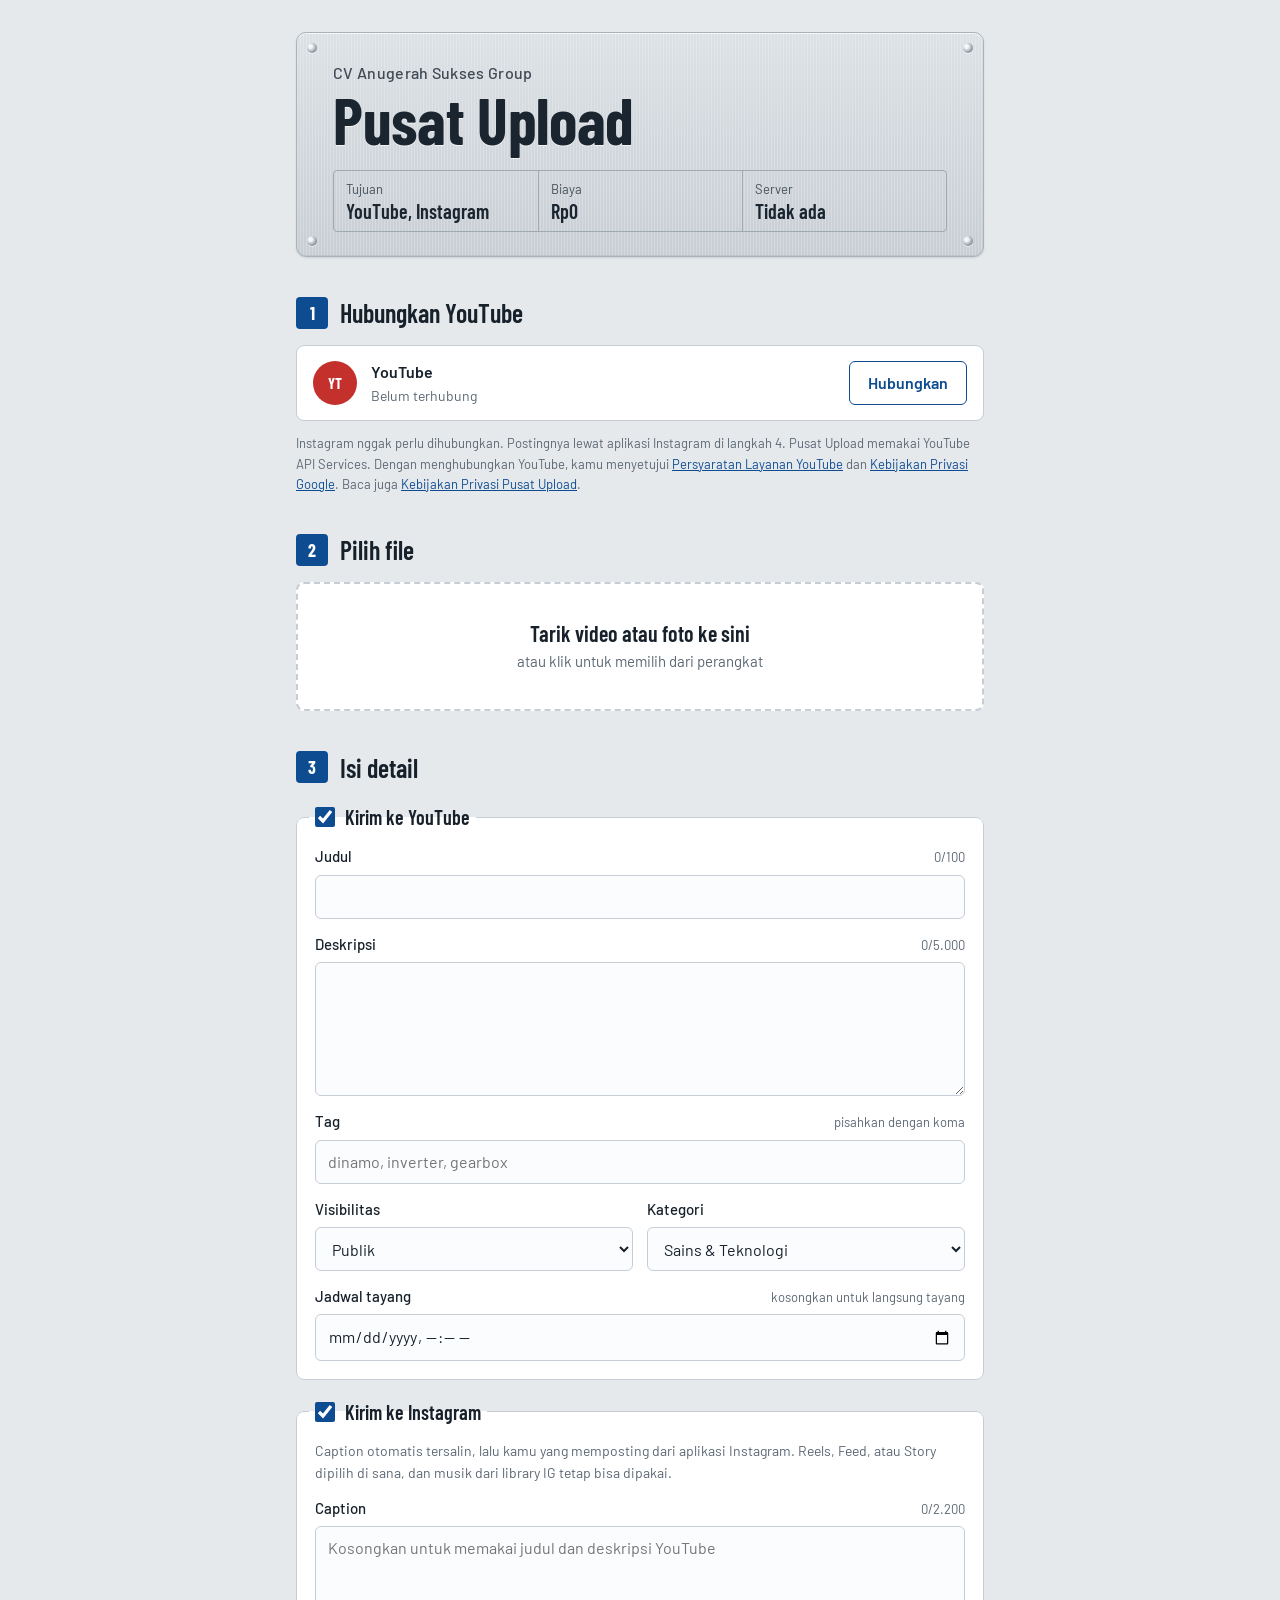
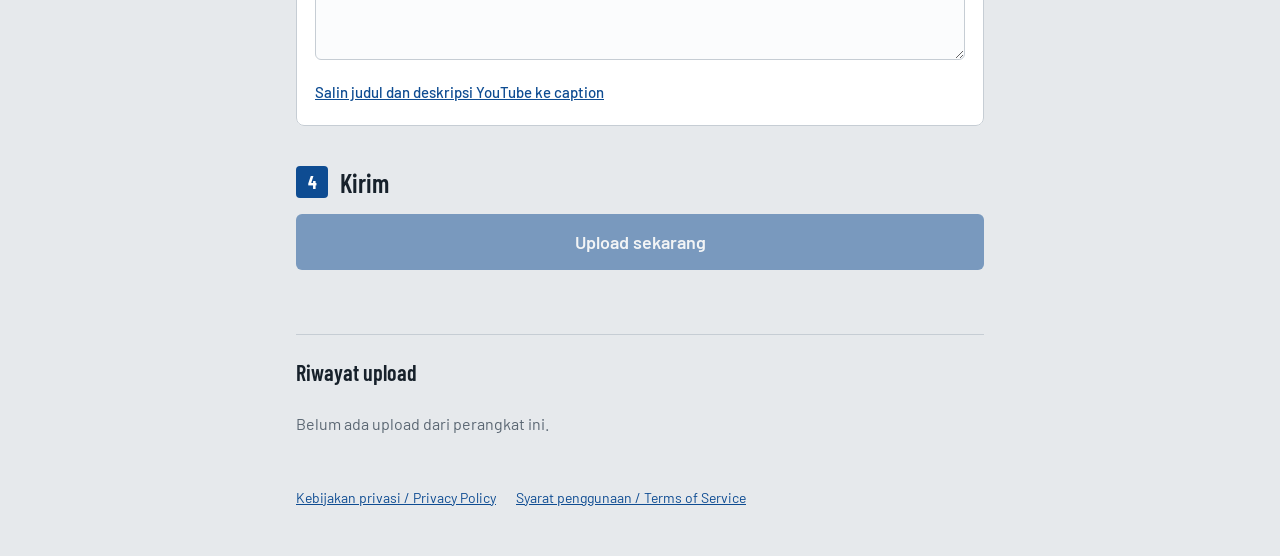
<file: index.html>
<!doctype html>
<html lang="id">
<head>
<meta charset="utf-8">
<meta name="viewport" content="width=device-width, initial-scale=1">
<title>Pusat Upload</title>
<meta name="description" content="Upload video dan foto ke YouTube dan Instagram sekaligus, tanpa biaya.">
<link rel="preconnect" href="https://fonts.googleapis.com">
<link rel="preconnect" href="https://fonts.gstatic.com" crossorigin>
<link href="https://fonts.googleapis.com/css2?family=Barlow:wght@400;500;600&family=Barlow+Condensed:wght@500;600;700&display=swap" rel="stylesheet">
<link rel="stylesheet" href="style.css">
<script src="config.js"></script>
<script src="https://accounts.google.com/gsi/client" async defer></script>
<script src="app.js" defer></script>
</head>
<body>
<main class="wrap">

  <header class="plate">
    <span class="rivet" aria-hidden="true"></span><span class="rivet" aria-hidden="true"></span>
    <span class="rivet" aria-hidden="true"></span><span class="rivet" aria-hidden="true"></span>
    <p class="plate-maker">CV Anugerah Sukses Group</p>
    <h1>Pusat Upload</h1>
    <dl class="plate-spec">
      <div><dt>Tujuan</dt><dd>YouTube, Instagram</dd></div>
      <div><dt>Biaya</dt><dd>Rp0</dd></div>
      <div><dt>Server</dt><dd>Tidak ada</dd></div>
    </dl>
  </header>

  <p class="notice" id="setupNotice" role="status" hidden></p>

  <section class="step lockable" aria-labelledby="s1">
    <h2 id="s1"><span class="num" aria-hidden="true">1</span>Hubungkan YouTube</h2>
    <div class="accounts">
      <div class="acct" id="acctYt">
        <img class="avatar" id="ytAvatar" alt="" hidden>
        <span class="avatar-fallback yt" id="ytAvatarFallback" aria-hidden="true">YT</span>
        <div class="acct-body">
          <p class="acct-name" id="ytName">YouTube</p>
          <p class="acct-status" id="ytStatus">Belum terhubung</p>
        </div>
        <button type="button" class="btn ghost" id="ytConnect">Hubungkan</button>
      </div>
    </div>
    <p class="fine">Instagram nggak perlu dihubungkan. Postingnya lewat aplikasi Instagram di langkah 4. Pusat Upload memakai YouTube API Services. Dengan menghubungkan YouTube, kamu menyetujui <a href="https://www.youtube.com/t/terms" target="_blank" rel="noopener">Persyaratan Layanan YouTube</a> dan <a href="http://www.google.com/policies/privacy" target="_blank" rel="noopener">Kebijakan Privasi Google</a>. Baca juga <a href="privacy.html">Kebijakan Privasi Pusat Upload</a>.</p>
  </section>

  <section class="step lockable" aria-labelledby="s2">
    <h2 id="s2"><span class="num" aria-hidden="true">2</span>Pilih file</h2>
    <label class="drop" id="drop">
      <input type="file" id="file" accept="video/*,image/jpeg,image/png,image/webp">
      <span class="drop-main">Tarik video atau foto ke sini</span>
      <span class="drop-sub">atau klik untuk memilih dari perangkat</span>
    </label>
    <p class="field-error" id="fileError" role="alert" hidden></p>
    <div class="preview" id="preview" hidden>
      <div class="media" id="media"></div>
      <div class="fileinfo">
        <p class="file-name" id="fileName"></p>
        <p class="file-meta" id="fileMeta"></p>
        <button type="button" class="btn ghost small" id="fileChange">Ganti file</button>
      </div>
    </div>
  </section>

  <section class="step lockable" aria-labelledby="s3">
    <h2 id="s3"><span class="num" aria-hidden="true">3</span>Isi detail</h2>

    <fieldset class="dest" id="ytBox">
      <legend><label class="toggle"><input type="checkbox" id="ytOn" checked> Kirim ke YouTube</label></legend>
      <p class="dest-note" id="ytNote" hidden></p>
      <div class="dest-body">
        <label class="field">
          <span class="label">Judul <span class="count" id="ytTitleCount">0/100</span></span>
          <input type="text" id="ytTitle" maxlength="100" autocomplete="off">
        </label>
        <label class="field">
          <span class="label">Deskripsi <span class="count" id="ytDescCount">0/5.000</span></span>
          <textarea id="ytDesc" rows="5" maxlength="5000"></textarea>
        </label>
        <label class="field">
          <span class="label">Tag <span class="help">pisahkan dengan koma</span></span>
          <input type="text" id="ytTags" placeholder="dinamo, inverter, gearbox" autocomplete="off">
        </label>
        <div class="row">
          <label class="field">
            <span class="label">Visibilitas</span>
            <select id="ytPrivacy">
              <option value="public">Publik</option>
              <option value="unlisted">Tidak publik (hanya yang punya link)</option>
              <option value="private">Privat</option>
            </select>
          </label>
          <label class="field">
            <span class="label">Kategori</span>
            <select id="ytCategory">
              <option value="28">Sains &amp; Teknologi</option>
              <option value="2">Otomotif</option>
              <option value="26">Gaya &amp; Tutorial</option>
              <option value="27">Pendidikan</option>
              <option value="22">Orang &amp; Blog</option>
            </select>
          </label>
        </div>
        <label class="field">
          <span class="label">Jadwal tayang <span class="help">kosongkan untuk langsung tayang</span></span>
          <input type="datetime-local" id="ytSchedule">
        </label>
      </div>
    </fieldset>

    <fieldset class="dest" id="igBox">
      <legend><label class="toggle"><input type="checkbox" id="igOn" checked> Kirim ke Instagram</label></legend>
      <div class="dest-body">
        <p class="dest-note flush">Caption otomatis tersalin, lalu kamu yang memposting dari aplikasi Instagram. Reels, Feed, atau Story dipilih di sana, dan musik dari library IG tetap bisa dipakai.</p>
        <label class="field" id="igCaptionWrap">
          <span class="label">Caption <span class="count" id="igCapCount">0/2.200</span></span>
          <textarea id="igCaption" rows="5" maxlength="2200" placeholder="Kosongkan untuk memakai judul dan deskripsi YouTube"></textarea>
        </label>
        <button type="button" class="link-btn" id="copyFromYt">Salin judul dan deskripsi YouTube ke caption</button>
      </div>
    </fieldset>
  </section>

  <section class="step" aria-labelledby="s4">
    <h2 id="s4"><span class="num" aria-hidden="true">4</span>Kirim</h2>
    <p class="hint" id="hint" role="alert" hidden></p>
    <button type="button" class="btn primary" id="send" disabled>Upload sekarang</button>
    <ul class="jobs" id="jobs" aria-live="polite"></ul>
  </section>

  <section class="history" aria-labelledby="hTitle">
    <h2 id="hTitle">Riwayat upload</h2>
    <ul id="history"></ul>
  </section>

  <footer class="foot">
    <a href="privacy.html">Kebijakan privasi / Privacy Policy</a>
    <a href="terms.html">Syarat penggunaan / Terms of Service</a>
  </footer>
</main>
</body>
</html>
</file>
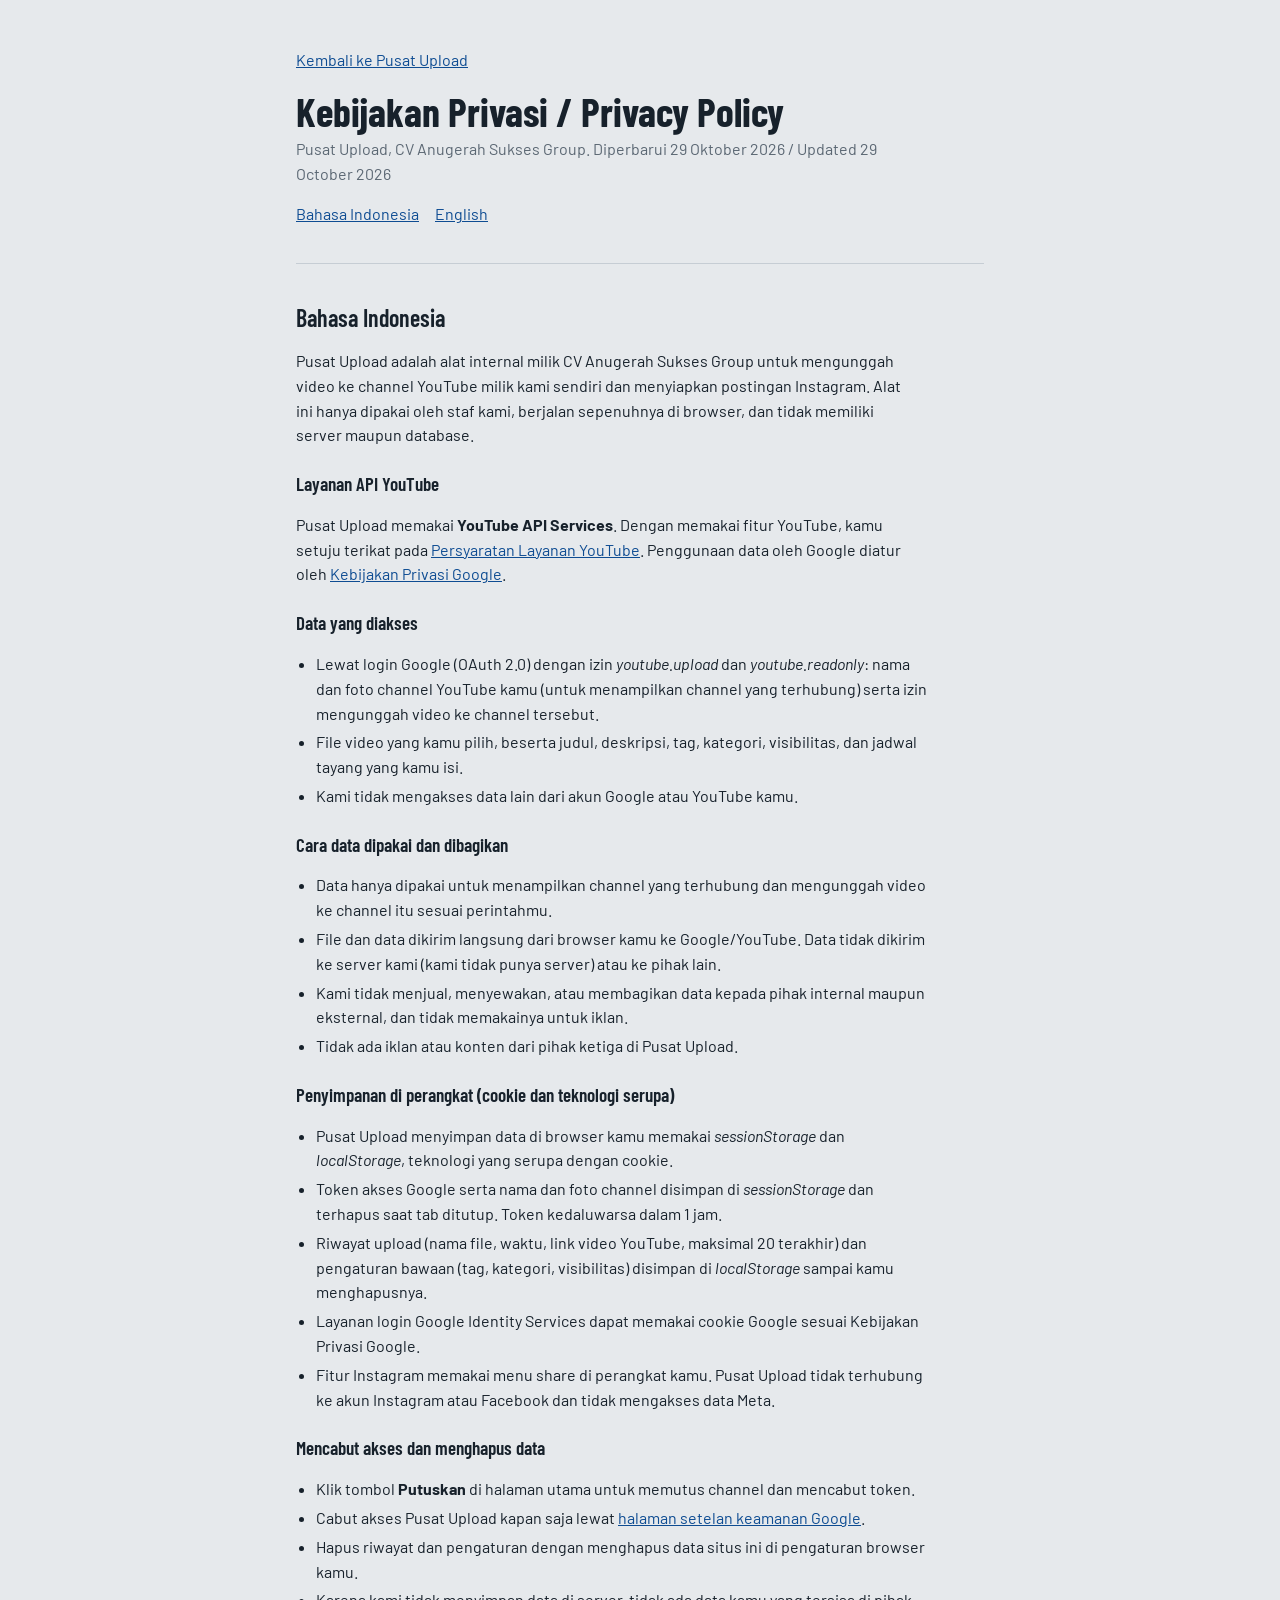
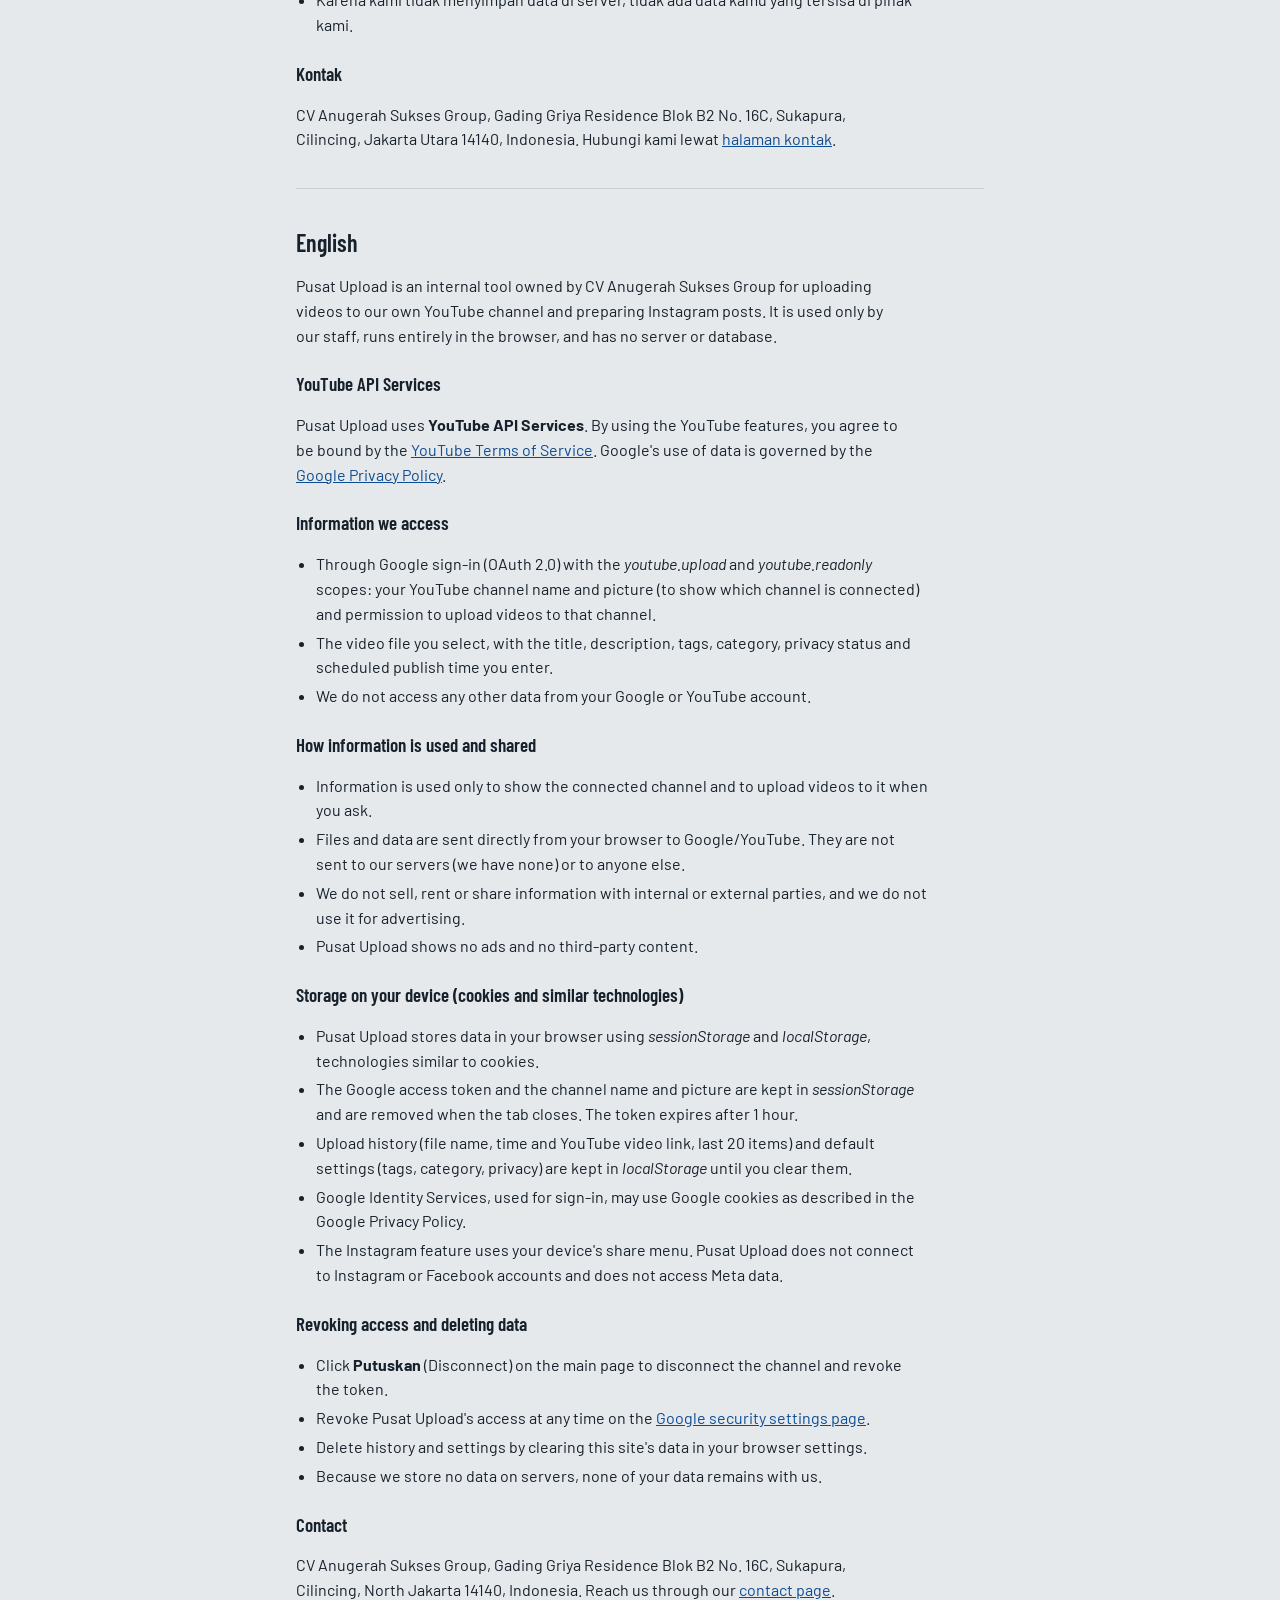
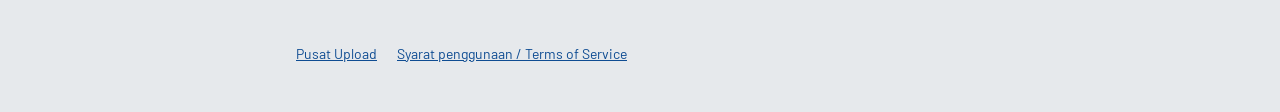
<file: privacy.html>
<!doctype html>
<html lang="id">
<head>
<meta charset="utf-8">
<meta name="viewport" content="width=device-width, initial-scale=1">
<title>Kebijakan Privasi / Privacy Policy</title>
<link rel="preconnect" href="https://fonts.googleapis.com">
<link rel="preconnect" href="https://fonts.gstatic.com" crossorigin>
<link href="https://fonts.googleapis.com/css2?family=Barlow:wght@400;500;600&family=Barlow+Condensed:wght@500;600;700&display=swap" rel="stylesheet">
<link rel="stylesheet" href="style.css">
<style>
  .doc h1 { font: 700 40px/1.1 var(--font-cond); margin: 8px 0 4px; }
  .doc h2 { font: 600 24px/1.2 var(--font-cond); margin: 32px 0 8px; }
  .doc h3 { font: 600 19px/1.3 var(--font-cond); margin: 24px 0 6px; }
  .doc p, .doc li { max-width: 68ch; }
  .doc ul { padding-left: 20px; }
  .doc li + li { margin-top: 4px; }
  .doc .updated { color: var(--muted); margin: 0; }
  .doc .langs { display: flex; gap: 16px; margin: 16px 0 0; }
  .doc .lang-block { margin-top: 36px; padding-top: 8px; border-top: 1px solid var(--line); }
</style>
</head>
<body>
<main class="wrap doc">
  <p><a href="./">Kembali ke Pusat Upload</a></p>
  <h1>Kebijakan Privasi / Privacy Policy</h1>
  <p class="updated">Pusat Upload, CV Anugerah Sukses Group. Diperbarui 29 Oktober 2026 / Updated 29 October 2026</p>
  <p class="langs"><a href="#id">Bahasa Indonesia</a><a href="#en">English</a></p>

  <section class="lang-block" id="id" lang="id">
    <h2>Bahasa Indonesia</h2>
    <p>Pusat Upload adalah alat internal milik CV Anugerah Sukses Group untuk mengunggah video ke channel YouTube milik kami sendiri dan menyiapkan postingan Instagram. Alat ini hanya dipakai oleh staf kami, berjalan sepenuhnya di browser, dan tidak memiliki server maupun database.</p>

    <h3>Layanan API YouTube</h3>
    <p>Pusat Upload memakai <strong>YouTube API Services</strong>. Dengan memakai fitur YouTube, kamu setuju terikat pada <a href="https://www.youtube.com/t/terms" target="_blank" rel="noopener">Persyaratan Layanan YouTube</a>. Penggunaan data oleh Google diatur oleh <a href="http://www.google.com/policies/privacy" target="_blank" rel="noopener">Kebijakan Privasi Google</a>.</p>

    <h3>Data yang diakses</h3>
    <ul>
      <li>Lewat login Google (OAuth 2.0) dengan izin <em>youtube.upload</em> dan <em>youtube.readonly</em>: nama dan foto channel YouTube kamu (untuk menampilkan channel yang terhubung) serta izin mengunggah video ke channel tersebut.</li>
      <li>File video yang kamu pilih, beserta judul, deskripsi, tag, kategori, visibilitas, dan jadwal tayang yang kamu isi.</li>
      <li>Kami tidak mengakses data lain dari akun Google atau YouTube kamu.</li>
    </ul>

    <h3>Cara data dipakai dan dibagikan</h3>
    <ul>
      <li>Data hanya dipakai untuk menampilkan channel yang terhubung dan mengunggah video ke channel itu sesuai perintahmu.</li>
      <li>File dan data dikirim langsung dari browser kamu ke Google/YouTube. Data tidak dikirim ke server kami (kami tidak punya server) atau ke pihak lain.</li>
      <li>Kami tidak menjual, menyewakan, atau membagikan data kepada pihak internal maupun eksternal, dan tidak memakainya untuk iklan.</li>
      <li>Tidak ada iklan atau konten dari pihak ketiga di Pusat Upload.</li>
    </ul>

    <h3>Penyimpanan di perangkat (cookie dan teknologi serupa)</h3>
    <ul>
      <li>Pusat Upload menyimpan data di browser kamu memakai <em>sessionStorage</em> dan <em>localStorage</em>, teknologi yang serupa dengan cookie.</li>
      <li>Token akses Google serta nama dan foto channel disimpan di <em>sessionStorage</em> dan terhapus saat tab ditutup. Token kedaluwarsa dalam 1 jam.</li>
      <li>Riwayat upload (nama file, waktu, link video YouTube, maksimal 20 terakhir) dan pengaturan bawaan (tag, kategori, visibilitas) disimpan di <em>localStorage</em> sampai kamu menghapusnya.</li>
      <li>Layanan login Google Identity Services dapat memakai cookie Google sesuai Kebijakan Privasi Google.</li>
      <li>Fitur Instagram memakai menu share di perangkat kamu. Pusat Upload tidak terhubung ke akun Instagram atau Facebook dan tidak mengakses data Meta.</li>
    </ul>

    <h3 id="hapus-data">Mencabut akses dan menghapus data</h3>
    <ul>
      <li>Klik tombol <strong>Putuskan</strong> di halaman utama untuk memutus channel dan mencabut token.</li>
      <li>Cabut akses Pusat Upload kapan saja lewat <a href="https://security.google.com/settings/security/permissions" target="_blank" rel="noopener">halaman setelan keamanan Google</a>.</li>
      <li>Hapus riwayat dan pengaturan dengan menghapus data situs ini di pengaturan browser kamu.</li>
      <li>Karena kami tidak menyimpan data di server, tidak ada data kamu yang tersisa di pihak kami.</li>
    </ul>

    <h3>Kontak</h3>
    <p>CV Anugerah Sukses Group, Gading Griya Residence Blok B2 No. 16C, Sukapura, Cilincing, Jakarta Utara 14140, Indonesia. Hubungi kami lewat <a href="https://anugerahsuksesgroup.com/#kontak" target="_blank" rel="noopener">halaman kontak</a>.</p>
  </section>

  <section class="lang-block" id="en" lang="en">
    <h2>English</h2>
    <p>Pusat Upload is an internal tool owned by CV Anugerah Sukses Group for uploading videos to our own YouTube channel and preparing Instagram posts. It is used only by our staff, runs entirely in the browser, and has no server or database.</p>

    <h3>YouTube API Services</h3>
    <p>Pusat Upload uses <strong>YouTube API Services</strong>. By using the YouTube features, you agree to be bound by the <a href="https://www.youtube.com/t/terms" target="_blank" rel="noopener">YouTube Terms of Service</a>. Google's use of data is governed by the <a href="http://www.google.com/policies/privacy" target="_blank" rel="noopener">Google Privacy Policy</a>.</p>

    <h3>Information we access</h3>
    <ul>
      <li>Through Google sign-in (OAuth 2.0) with the <em>youtube.upload</em> and <em>youtube.readonly</em> scopes: your YouTube channel name and picture (to show which channel is connected) and permission to upload videos to that channel.</li>
      <li>The video file you select, with the title, description, tags, category, privacy status and scheduled publish time you enter.</li>
      <li>We do not access any other data from your Google or YouTube account.</li>
    </ul>

    <h3>How information is used and shared</h3>
    <ul>
      <li>Information is used only to show the connected channel and to upload videos to it when you ask.</li>
      <li>Files and data are sent directly from your browser to Google/YouTube. They are not sent to our servers (we have none) or to anyone else.</li>
      <li>We do not sell, rent or share information with internal or external parties, and we do not use it for advertising.</li>
      <li>Pusat Upload shows no ads and no third-party content.</li>
    </ul>

    <h3>Storage on your device (cookies and similar technologies)</h3>
    <ul>
      <li>Pusat Upload stores data in your browser using <em>sessionStorage</em> and <em>localStorage</em>, technologies similar to cookies.</li>
      <li>The Google access token and the channel name and picture are kept in <em>sessionStorage</em> and are removed when the tab closes. The token expires after 1 hour.</li>
      <li>Upload history (file name, time and YouTube video link, last 20 items) and default settings (tags, category, privacy) are kept in <em>localStorage</em> until you clear them.</li>
      <li>Google Identity Services, used for sign-in, may use Google cookies as described in the Google Privacy Policy.</li>
      <li>The Instagram feature uses your device's share menu. Pusat Upload does not connect to Instagram or Facebook accounts and does not access Meta data.</li>
    </ul>

    <h3 id="delete-data">Revoking access and deleting data</h3>
    <ul>
      <li>Click <strong>Putuskan</strong> (Disconnect) on the main page to disconnect the channel and revoke the token.</li>
      <li>Revoke Pusat Upload's access at any time on the <a href="https://security.google.com/settings/security/permissions" target="_blank" rel="noopener">Google security settings page</a>.</li>
      <li>Delete history and settings by clearing this site's data in your browser settings.</li>
      <li>Because we store no data on servers, none of your data remains with us.</li>
    </ul>

    <h3>Contact</h3>
    <p>CV Anugerah Sukses Group, Gading Griya Residence Blok B2 No. 16C, Sukapura, Cilincing, North Jakarta 14140, Indonesia. Reach us through our <a href="https://anugerahsuksesgroup.com/#kontak" target="_blank" rel="noopener">contact page</a>.</p>
  </section>

  <footer class="foot">
    <a href="./">Pusat Upload</a>
    <a href="terms.html">Syarat penggunaan / Terms of Service</a>
  </footer>
</main>
</body>
</html>
</file>
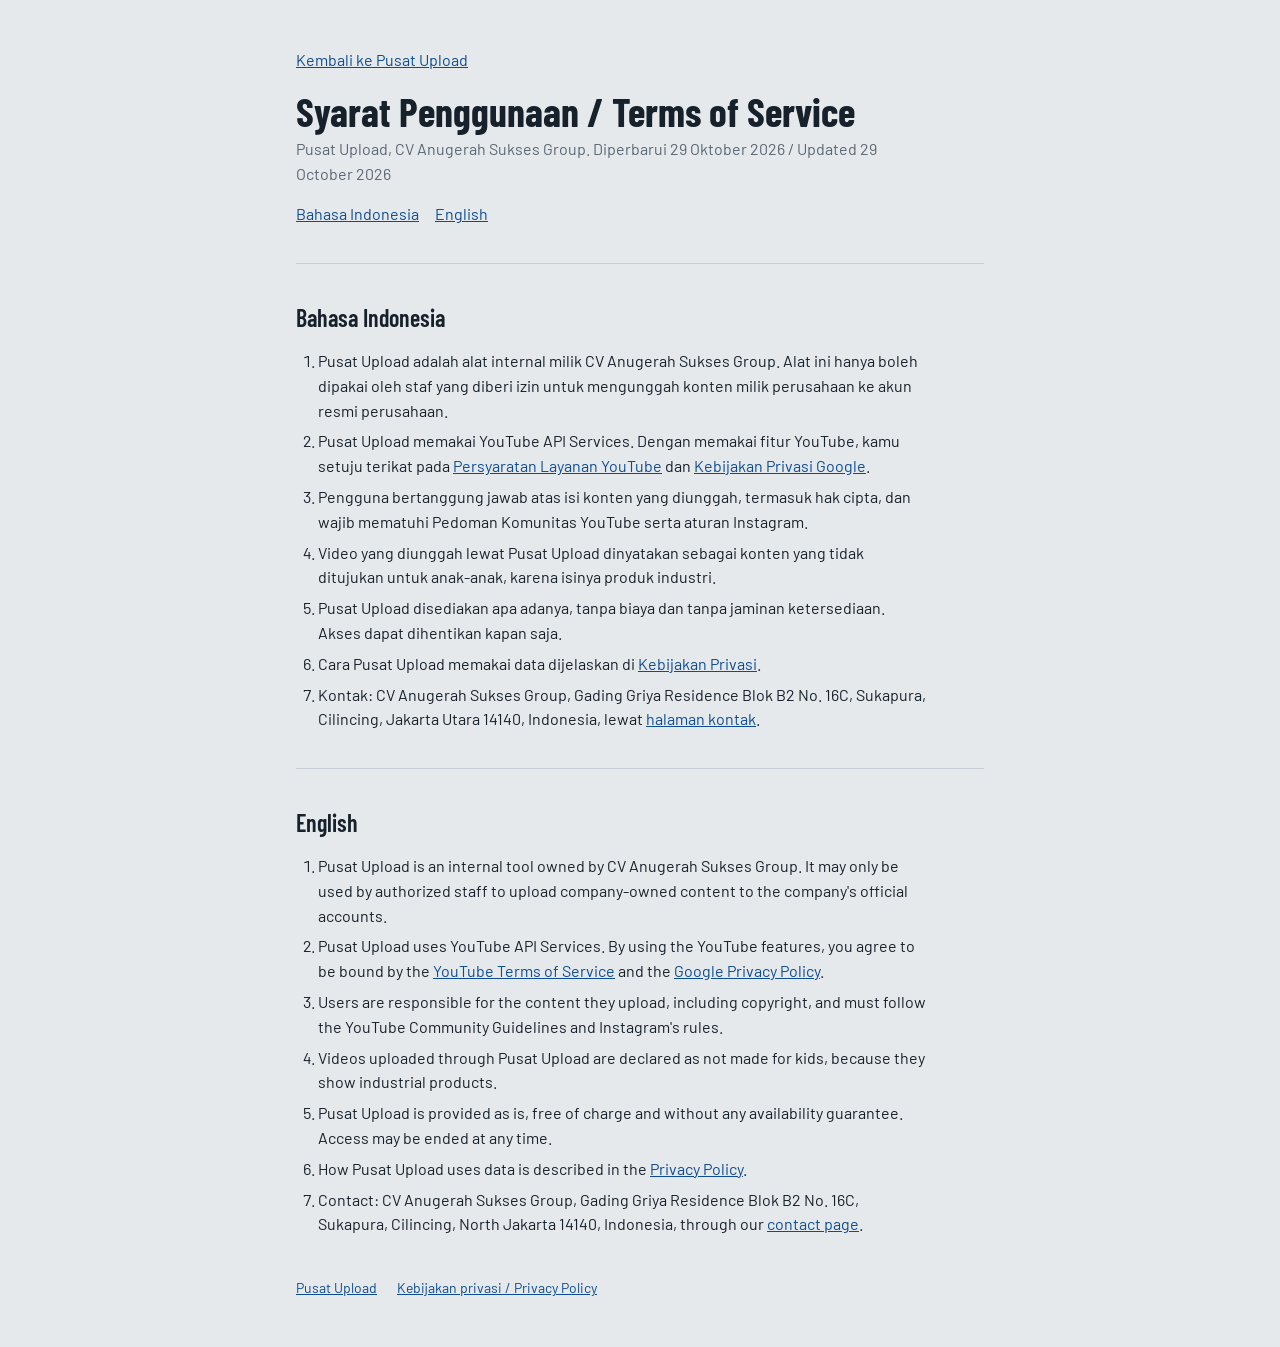
<file: terms.html>
<!doctype html>
<html lang="id">
<head>
<meta charset="utf-8">
<meta name="viewport" content="width=device-width, initial-scale=1">
<title>Syarat Penggunaan / Terms of Service</title>
<link rel="preconnect" href="https://fonts.googleapis.com">
<link rel="preconnect" href="https://fonts.gstatic.com" crossorigin>
<link href="https://fonts.googleapis.com/css2?family=Barlow:wght@400;500;600&family=Barlow+Condensed:wght@500;600;700&display=swap" rel="stylesheet">
<link rel="stylesheet" href="style.css">
<style>
  .doc h1 { font: 700 40px/1.1 var(--font-cond); margin: 8px 0 4px; }
  .doc h2 { font: 600 24px/1.2 var(--font-cond); margin: 32px 0 8px; }
  .doc p, .doc li { max-width: 68ch; }
  .doc ol { padding-left: 22px; }
  .doc li + li { margin-top: 6px; }
  .doc .updated { color: var(--muted); margin: 0; }
  .doc .langs { display: flex; gap: 16px; margin: 16px 0 0; }
  .doc .lang-block { margin-top: 36px; padding-top: 8px; border-top: 1px solid var(--line); }
</style>
</head>
<body>
<main class="wrap doc">
  <p><a href="./">Kembali ke Pusat Upload</a></p>
  <h1>Syarat Penggunaan / Terms of Service</h1>
  <p class="updated">Pusat Upload, CV Anugerah Sukses Group. Diperbarui 29 Oktober 2026 / Updated 29 October 2026</p>
  <p class="langs"><a href="#id">Bahasa Indonesia</a><a href="#en">English</a></p>

  <section class="lang-block" id="id" lang="id">
    <h2>Bahasa Indonesia</h2>
    <ol>
      <li>Pusat Upload adalah alat internal milik CV Anugerah Sukses Group. Alat ini hanya boleh dipakai oleh staf yang diberi izin untuk mengunggah konten milik perusahaan ke akun resmi perusahaan.</li>
      <li>Pusat Upload memakai YouTube API Services. Dengan memakai fitur YouTube, kamu setuju terikat pada <a href="https://www.youtube.com/t/terms" target="_blank" rel="noopener">Persyaratan Layanan YouTube</a> dan <a href="http://www.google.com/policies/privacy" target="_blank" rel="noopener">Kebijakan Privasi Google</a>.</li>
      <li>Pengguna bertanggung jawab atas isi konten yang diunggah, termasuk hak cipta, dan wajib mematuhi Pedoman Komunitas YouTube serta aturan Instagram.</li>
      <li>Video yang diunggah lewat Pusat Upload dinyatakan sebagai konten yang tidak ditujukan untuk anak-anak, karena isinya produk industri.</li>
      <li>Pusat Upload disediakan apa adanya, tanpa biaya dan tanpa jaminan ketersediaan. Akses dapat dihentikan kapan saja.</li>
      <li>Cara Pusat Upload memakai data dijelaskan di <a href="privacy.html">Kebijakan Privasi</a>.</li>
      <li>Kontak: CV Anugerah Sukses Group, Gading Griya Residence Blok B2 No. 16C, Sukapura, Cilincing, Jakarta Utara 14140, Indonesia, lewat <a href="https://anugerahsuksesgroup.com/#kontak" target="_blank" rel="noopener">halaman kontak</a>.</li>
    </ol>
  </section>

  <section class="lang-block" id="en" lang="en">
    <h2>English</h2>
    <ol>
      <li>Pusat Upload is an internal tool owned by CV Anugerah Sukses Group. It may only be used by authorized staff to upload company-owned content to the company's official accounts.</li>
      <li>Pusat Upload uses YouTube API Services. By using the YouTube features, you agree to be bound by the <a href="https://www.youtube.com/t/terms" target="_blank" rel="noopener">YouTube Terms of Service</a> and the <a href="http://www.google.com/policies/privacy" target="_blank" rel="noopener">Google Privacy Policy</a>.</li>
      <li>Users are responsible for the content they upload, including copyright, and must follow the YouTube Community Guidelines and Instagram's rules.</li>
      <li>Videos uploaded through Pusat Upload are declared as not made for kids, because they show industrial products.</li>
      <li>Pusat Upload is provided as is, free of charge and without any availability guarantee. Access may be ended at any time.</li>
      <li>How Pusat Upload uses data is described in the <a href="privacy.html#en">Privacy Policy</a>.</li>
      <li>Contact: CV Anugerah Sukses Group, Gading Griya Residence Blok B2 No. 16C, Sukapura, Cilincing, North Jakarta 14140, Indonesia, through our <a href="https://anugerahsuksesgroup.com/#kontak" target="_blank" rel="noopener">contact page</a>.</li>
    </ol>
  </section>

  <footer class="foot">
    <a href="./">Pusat Upload</a>
    <a href="privacy.html">Kebijakan privasi / Privacy Policy</a>
  </footer>
</main>
</body>
</html>
</file>
<file: style.css>
:root {
  --steel: #E6E9EC;
  --panel: #FFFFFF;
  --ink: #17212B;
  --muted: #5B6773;
  --line: #C6CDD4;
  --blue: #0E4C92;
  --blue-dark: #0A3A70;
  --blue-soft: #E3ECF7;
  --ok: #1B7A38;
  --ok-soft: #E4F3E8;
  --bad: #B3261E;
  --bad-soft: #FBE9E7;
  --warn: #8A5300;
  --warn-soft: #FFF3DC;
  --r: 8px;
  --font: 'Barlow', system-ui, -apple-system, 'Segoe UI', sans-serif;
  --font-cond: 'Barlow Condensed', 'Barlow', system-ui, sans-serif;
}

* { box-sizing: border-box; }
html { -webkit-text-size-adjust: 100%; }
body {
  margin: 0;
  background: var(--steel);
  color: var(--ink);
  font: 400 16px/1.55 var(--font);
}
a { color: var(--blue); }
a:hover { color: var(--blue-dark); }
:focus-visible { outline: 3px solid var(--blue); outline-offset: 2px; border-radius: 4px; }
[hidden] { display: none !important; }
.sr-only { position: absolute; width: 1px; height: 1px; overflow: hidden; clip: rect(0 0 0 0); white-space: nowrap; }

.wrap { max-width: 720px; margin: 0 auto; padding: 32px 16px 48px; }

/* Nameplate */
.plate {
  position: relative;
  padding: 28px 36px 24px;
  border: 1px solid #A9B2BB;
  border-radius: 10px;
  background:
    repeating-linear-gradient(90deg, rgba(255,255,255,.22) 0 1px, rgba(0,0,0,0) 1px 3px),
    linear-gradient(180deg, #DCE1E5 0%, #C8CED4 100%);
  box-shadow: inset 0 1px 0 rgba(255,255,255,.75), inset 0 -1px 0 rgba(0,0,0,.06), 0 1px 2px rgba(23,33,43,.12);
}
.rivet {
  position: absolute; width: 10px; height: 10px; border-radius: 50%;
  background: radial-gradient(circle at 35% 35%, #F4F6F7 0 20%, #9AA3AC 60%, #737D86 100%);
  box-shadow: 0 1px 0 rgba(255,255,255,.6);
}
.rivet:nth-of-type(1) { top: 10px; left: 10px; }
.rivet:nth-of-type(2) { top: 10px; right: 10px; }
.rivet:nth-of-type(3) { bottom: 10px; left: 10px; }
.rivet:nth-of-type(4) { bottom: 10px; right: 10px; }
.plate-maker { margin: 0; font-weight: 500; color: #3E4954; letter-spacing: .02em; }
.plate h1 {
  margin: 2px 0 18px;
  font: 700 clamp(44px, 9vw, 64px)/1 var(--font-cond);
  letter-spacing: -.005em;
  color: #1A2530;
  text-shadow: 0 1px 0 rgba(255,255,255,.65);
}
.plate-spec {
  display: grid; grid-template-columns: repeat(3, 1fr);
  margin: 0; border: 1px solid #9FA9B2; border-radius: 4px;
}
.plate-spec div { padding: 8px 12px; }
.plate-spec div + div { border-left: 1px solid #9FA9B2; }
.plate-spec dt { font-size: 13px; color: #47525D; }
.plate-spec dd { margin: 0; font: 600 20px/1.2 var(--font-cond); color: #1A2530; }

.notice {
  margin: 20px 0 0; padding: 12px 16px; border-radius: var(--r);
  background: var(--warn-soft); color: var(--warn); border: 1px solid #F0D49A;
}

/* Steps */
.step { margin-top: 40px; }
.step h2, .history h2 {
  display: flex; align-items: center; gap: 12px;
  margin: 0 0 16px;
  font: 600 26px/1.2 var(--font-cond);
}
.num {
  display: inline-grid; place-items: center;
  width: 32px; height: 32px; border-radius: 4px;
  background: var(--blue); color: #fff;
  font: 700 18px/1 var(--font-cond);
}
.lockable[inert] { opacity: .55; }

/* Accounts */
.accounts { display: grid; gap: 10px; }
.acct {
  display: grid; grid-template-columns: 44px 1fr auto; align-items: center; gap: 14px;
  padding: 14px 16px; background: var(--panel); border: 1px solid var(--line); border-radius: var(--r);
}
.acct.on { border-color: #9CC5A8; }
.avatar, .avatar-fallback { width: 44px; height: 44px; border-radius: 50%; grid-column: 1; grid-row: 1; }
.avatar { object-fit: cover; }
.avatar-fallback {
  display: grid; place-items: center; font: 700 15px/1 var(--font-cond); color: #fff;
}
.avatar-fallback.yt { background: #C4302B; }
.acct-body { min-width: 0; }
.acct-name { margin: 0; font-weight: 600; overflow: hidden; text-overflow: ellipsis; white-space: nowrap; }
.acct-status { margin: 0; font-size: 14px; color: var(--muted); }
.acct-status.ok { color: var(--ok); }
.acct-status.bad { color: var(--bad); }
.fine { margin: 12px 0 0; font-size: 13px; color: var(--muted); }

/* Buttons */
.btn {
  appearance: none; border: 1px solid transparent; border-radius: 6px;
  min-height: 44px; padding: 0 18px;
  font: 600 16px/1 var(--font); cursor: pointer;
}
.btn:disabled { cursor: not-allowed; opacity: .5; }
.btn.primary { width: 100%; min-height: 56px; background: var(--blue); color: #fff; font-size: 18px; }
.btn.primary:not(:disabled):hover { background: var(--blue-dark); }
.btn.ghost { background: var(--panel); color: var(--blue); border-color: var(--blue); }
.btn.ghost:not(:disabled):hover { background: var(--blue-soft); }
.btn.small { min-height: 36px; padding: 0 12px; font-size: 14px; }
.link-btn {
  justify-self: start; text-align: left;
  appearance: none; background: none; border: 0; padding: 4px 0; margin-top: 4px;
  color: var(--blue); font: 500 15px/1.4 var(--font); text-decoration: underline; cursor: pointer;
}

/* Drop zone */
.drop {
  position: relative; display: grid; gap: 4px; justify-items: center; text-align: center;
  padding: 36px 16px; background: var(--panel);
  border: 2px dashed var(--line); border-radius: var(--r); cursor: pointer;
}
.drop:hover, .drop.over { border-color: var(--blue); background: #F7FAFD; }
.drop:focus-within { outline: 3px solid var(--blue); outline-offset: 2px; }
.drop input { position: absolute; inset: 0; opacity: 0; cursor: pointer; }
.drop-main { font: 600 22px/1.2 var(--font-cond); }
.drop-sub { color: var(--muted); font-size: 15px; }
.field-error { margin: 8px 0 0; color: var(--bad); }

.preview {
  display: grid; grid-template-columns: 160px 1fr; gap: 16px; align-items: start;
  padding: 14px; background: var(--panel); border: 1px solid var(--line); border-radius: var(--r);
}
.media { background: #1A2530; border-radius: 6px; overflow: hidden; display: grid; place-items: center; max-height: 240px; }
.media video, .media img { display: block; width: 100%; max-height: 240px; object-fit: contain; }
.fileinfo { min-width: 0; }
.file-name { margin: 0; font-weight: 600; overflow-wrap: anywhere; }
.file-meta { margin: 2px 0 12px; color: var(--muted); font-size: 14px; }

/* Destination panels */
.dest {
  margin: 0 0 14px; padding: 4px 18px 18px; min-width: 0;
  background: var(--panel); border: 1px solid var(--line); border-radius: var(--r);
}
.dest legend { padding: 0 6px; margin-left: -6px; }
.toggle { display: inline-flex; align-items: center; gap: 10px; font: 600 20px/1.2 var(--font-cond); cursor: pointer; padding: 6px 0; }
.toggle input { width: 20px; height: 20px; accent-color: var(--blue); margin: 0; }
.dest.off .dest-body { display: none; }
.dest-note { margin: 4px 0 12px; font-size: 14px; color: var(--muted); }
.dest-note.flush { margin: 0; }
.dest-body { display: grid; gap: 14px; margin-top: 6px; }
.row { display: grid; grid-template-columns: 1fr 1fr; gap: 14px; }

.field { display: grid; gap: 6px; min-width: 0; }
.label { display: flex; flex-wrap: wrap; justify-content: space-between; align-items: baseline; gap: 2px 8px; font-weight: 500; font-size: 15px; }
.count, .help { font-weight: 400; color: var(--muted); font-size: 13px; }
input[type=text], input[type=datetime-local], textarea, select {
  width: 100%; min-height: 44px; padding: 10px 12px;
  font: 400 16px/1.4 var(--font); color: var(--ink);
  background: #FBFCFD; border: 1px solid var(--line); border-radius: 6px;
}
textarea { resize: vertical; min-height: 110px; }
input:focus, textarea:focus, select:focus { border-color: var(--blue); }

/* Send + jobs */
.hint { margin: 0 0 12px; padding: 10px 14px; border-radius: 6px; background: var(--blue-soft); color: var(--blue-dark); }
.hint.bad { background: var(--bad-soft); color: var(--bad); }
.jobs { list-style: none; margin: 16px 0 0; padding: 0; display: grid; gap: 10px; }
.job { padding: 14px 16px; background: var(--panel); border: 1px solid var(--line); border-radius: var(--r); }
.job-head { display: flex; justify-content: space-between; gap: 12px; margin-bottom: 10px; }
.job-name { font: 600 19px/1.2 var(--font-cond); }
.job-state { color: var(--muted); font-size: 14px; text-align: right; }
.bar { height: 8px; background: #DDE2E6; border-radius: 4px; overflow: hidden; }
.bar span { display: block; height: 100%; width: 0; background: var(--blue); transition: width .3s ease; }
.job.ok { border-color: #9CC5A8; }
.job.ok .bar span { background: var(--ok); }
.job.ok .job-state { color: var(--ok); font-weight: 600; }
.job.bad { border-color: #E3A69F; }
.job.bad .bar span { background: var(--bad); }
.job.bad .job-state { color: var(--bad); font-weight: 600; }
.job-msg { margin: 10px 0 0; font-size: 14px; color: var(--bad); }
.job-msg.warn { color: var(--warn); background: var(--warn-soft); padding: 8px 10px; border-radius: 6px; }
.job-msg.info { color: var(--muted); }
.job-links { margin: 10px 0 0; display: flex; flex-wrap: wrap; gap: 16px; font-weight: 500; }
.job-actions { margin-top: 12px; display: flex; flex-wrap: wrap; gap: 10px; }
.btn.primary-sm { background: var(--blue); color: #fff; }
.btn.primary-sm:hover { background: var(--blue-dark); }
.job:not(:has(.bar)) .job-head { margin-bottom: 0; }

/* History */
.history { margin-top: 48px; padding-top: 24px; border-top: 1px solid var(--line); }
.history h2 { font-size: 22px; }
.history ul { list-style: none; margin: 0; padding: 0; }
.history li { padding: 10px 0; border-bottom: 1px solid #D5DBE0; }
.history li:last-child { border-bottom: 0; }
.h-name { margin: 0; font-weight: 500; overflow-wrap: anywhere; }
.h-meta { margin: 2px 0 0; font-size: 14px; color: var(--muted); display: flex; flex-wrap: wrap; gap: 6px 14px; }
.history .empty { color: var(--muted); }

.foot { margin-top: 40px; display: flex; flex-wrap: wrap; gap: 8px 20px; font-size: 14px; }

@media (max-width: 560px) {
  .wrap { padding-top: 16px; }
  .plate { padding: 24px 20px 20px; }
  .plate-spec dd { font-size: 17px; }
  .plate-spec div { padding: 6px 8px; }
  .acct { grid-template-columns: 40px 1fr; }
  .acct .btn { grid-column: 1 / -1; width: 100%; }
  .job-actions .btn { width: 100%; }
  .avatar, .avatar-fallback { width: 40px; height: 40px; }
  .preview { grid-template-columns: 1fr; }
  .row { grid-template-columns: 1fr; }
}

@media (prefers-reduced-motion: reduce) {
  .bar span { transition: none; }
}
</file>
